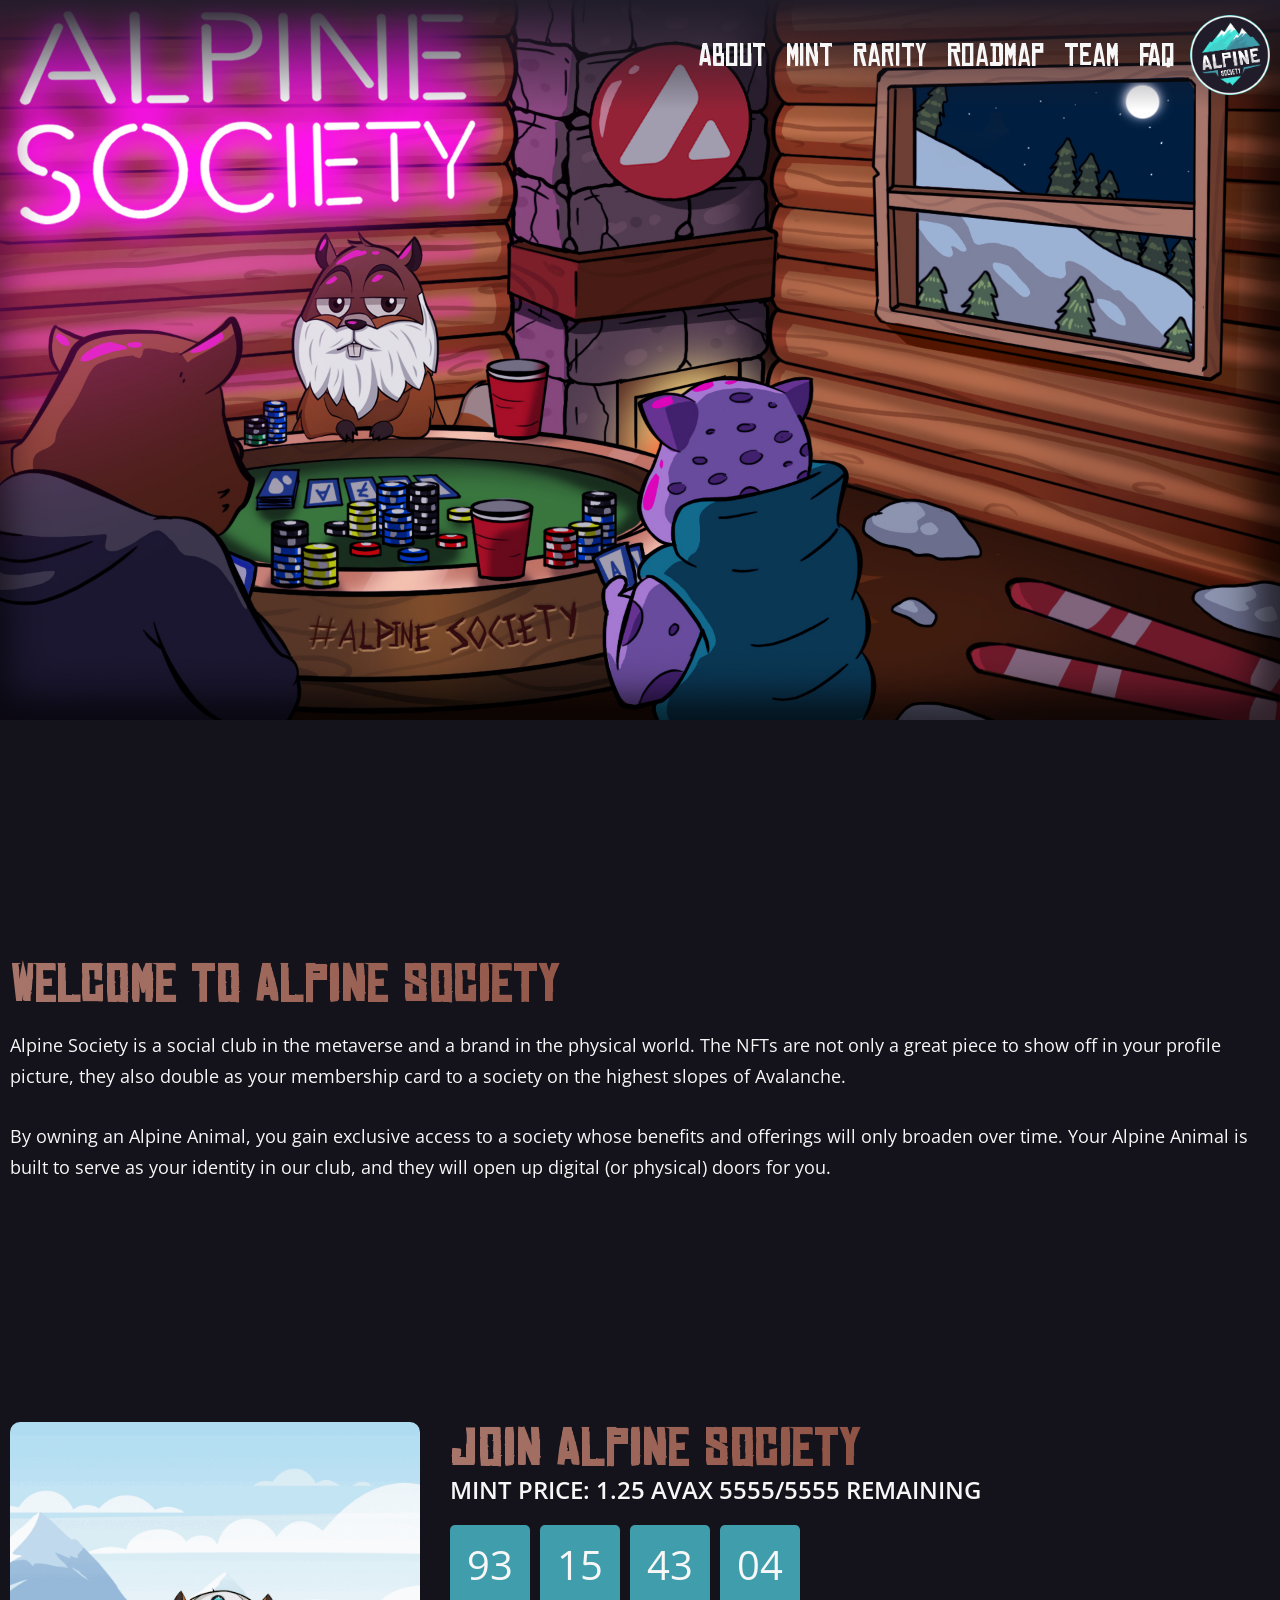
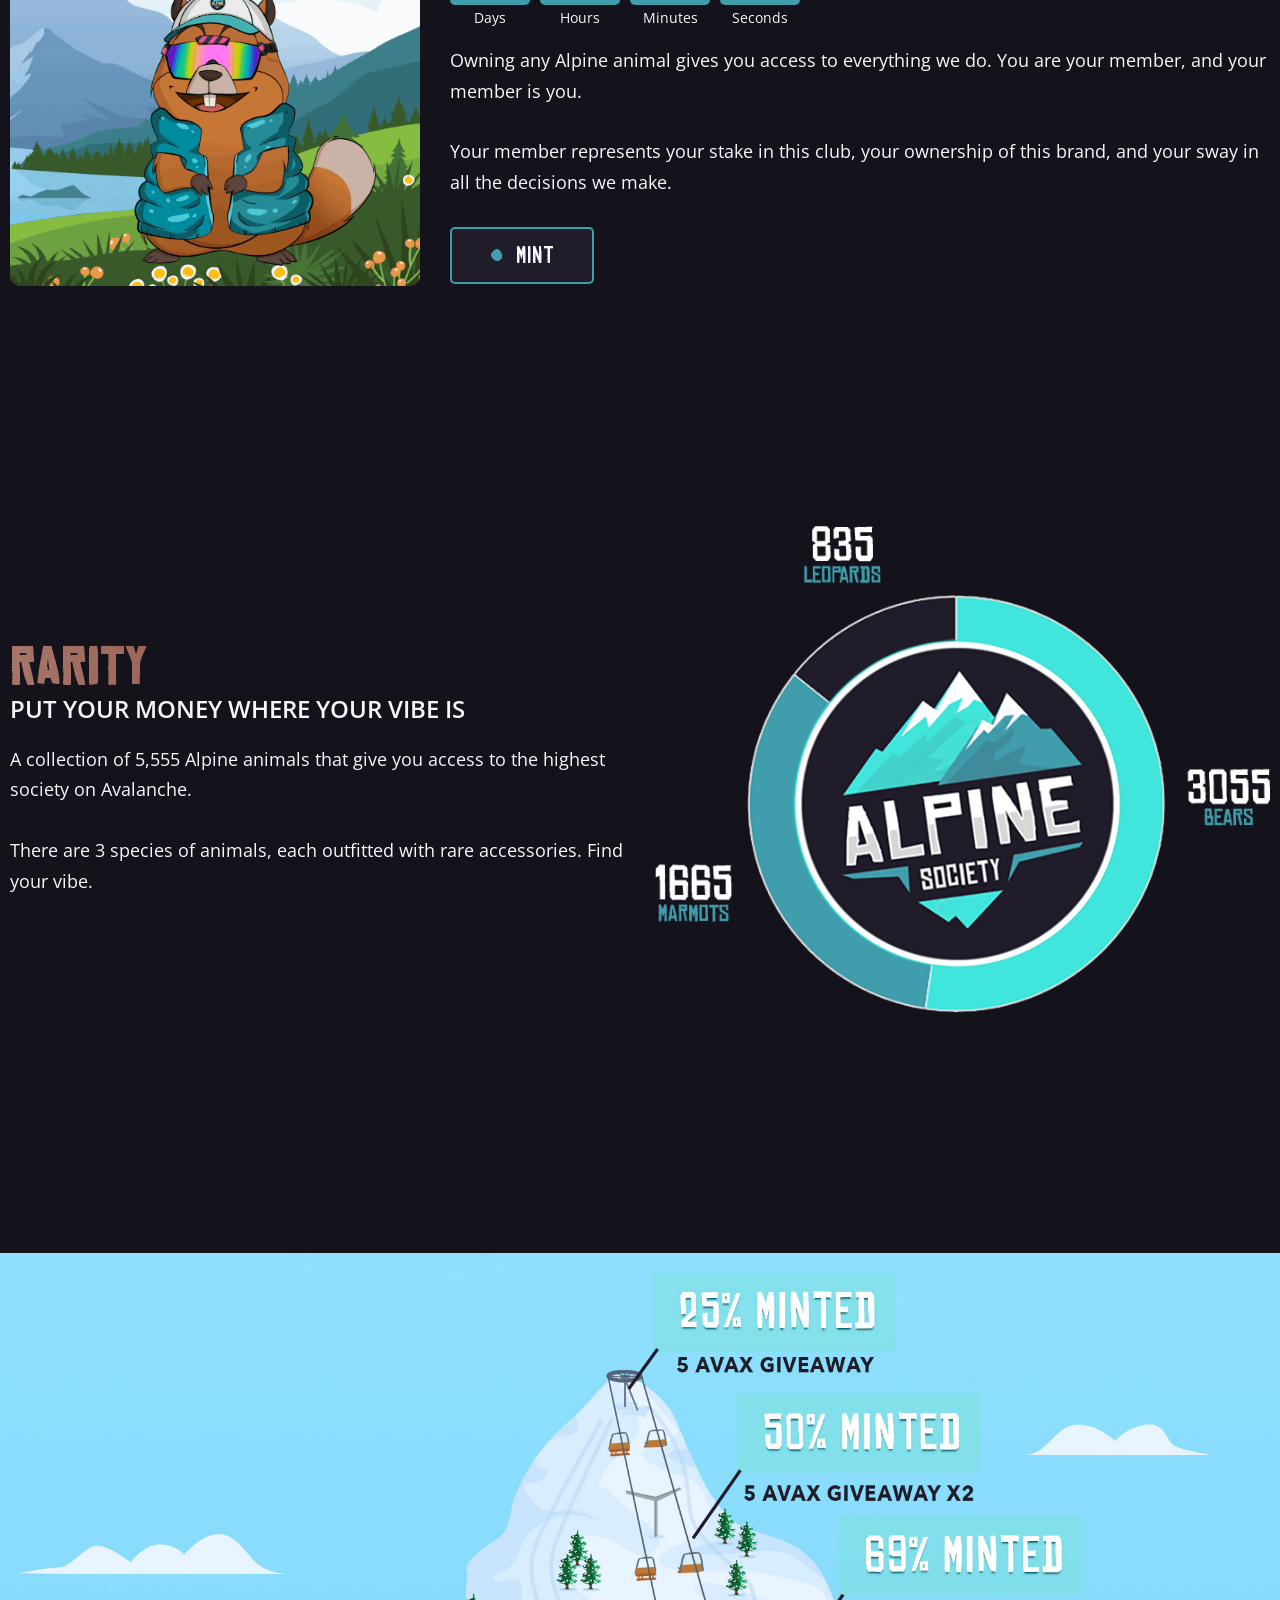
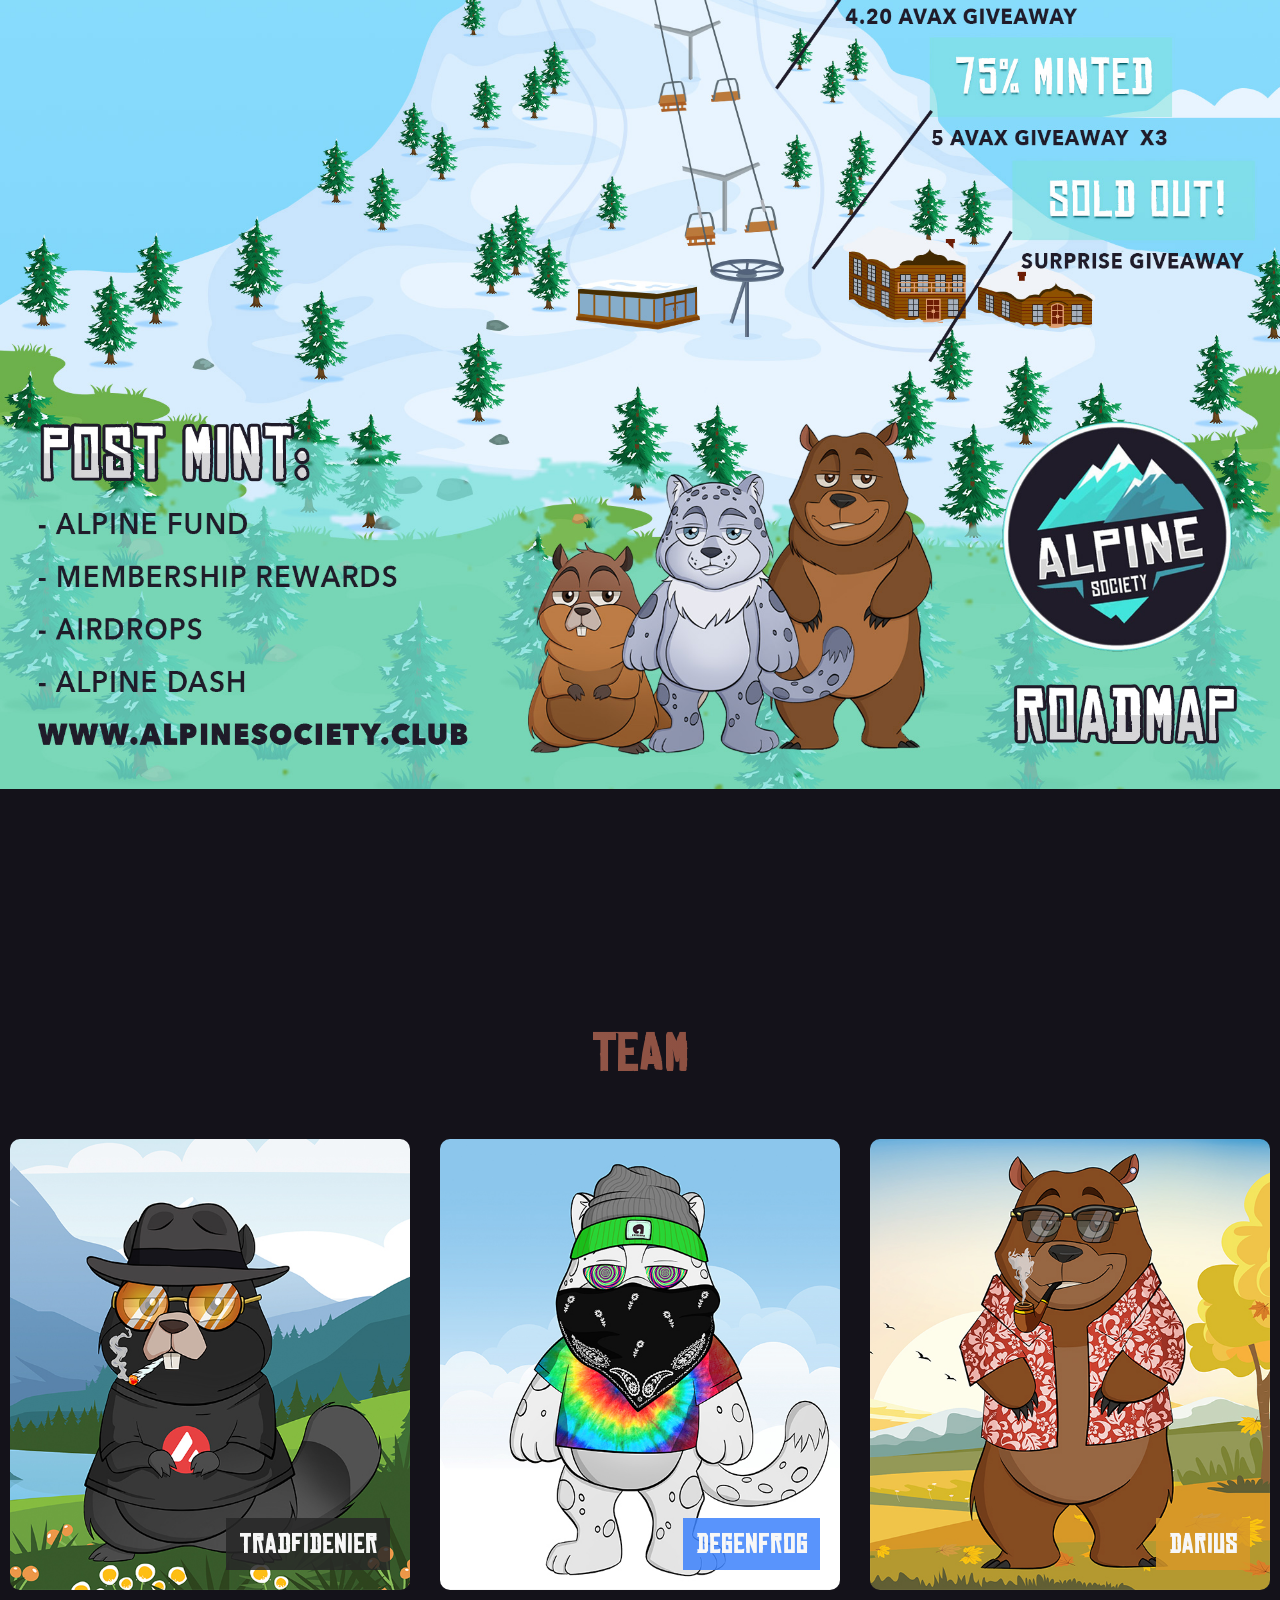
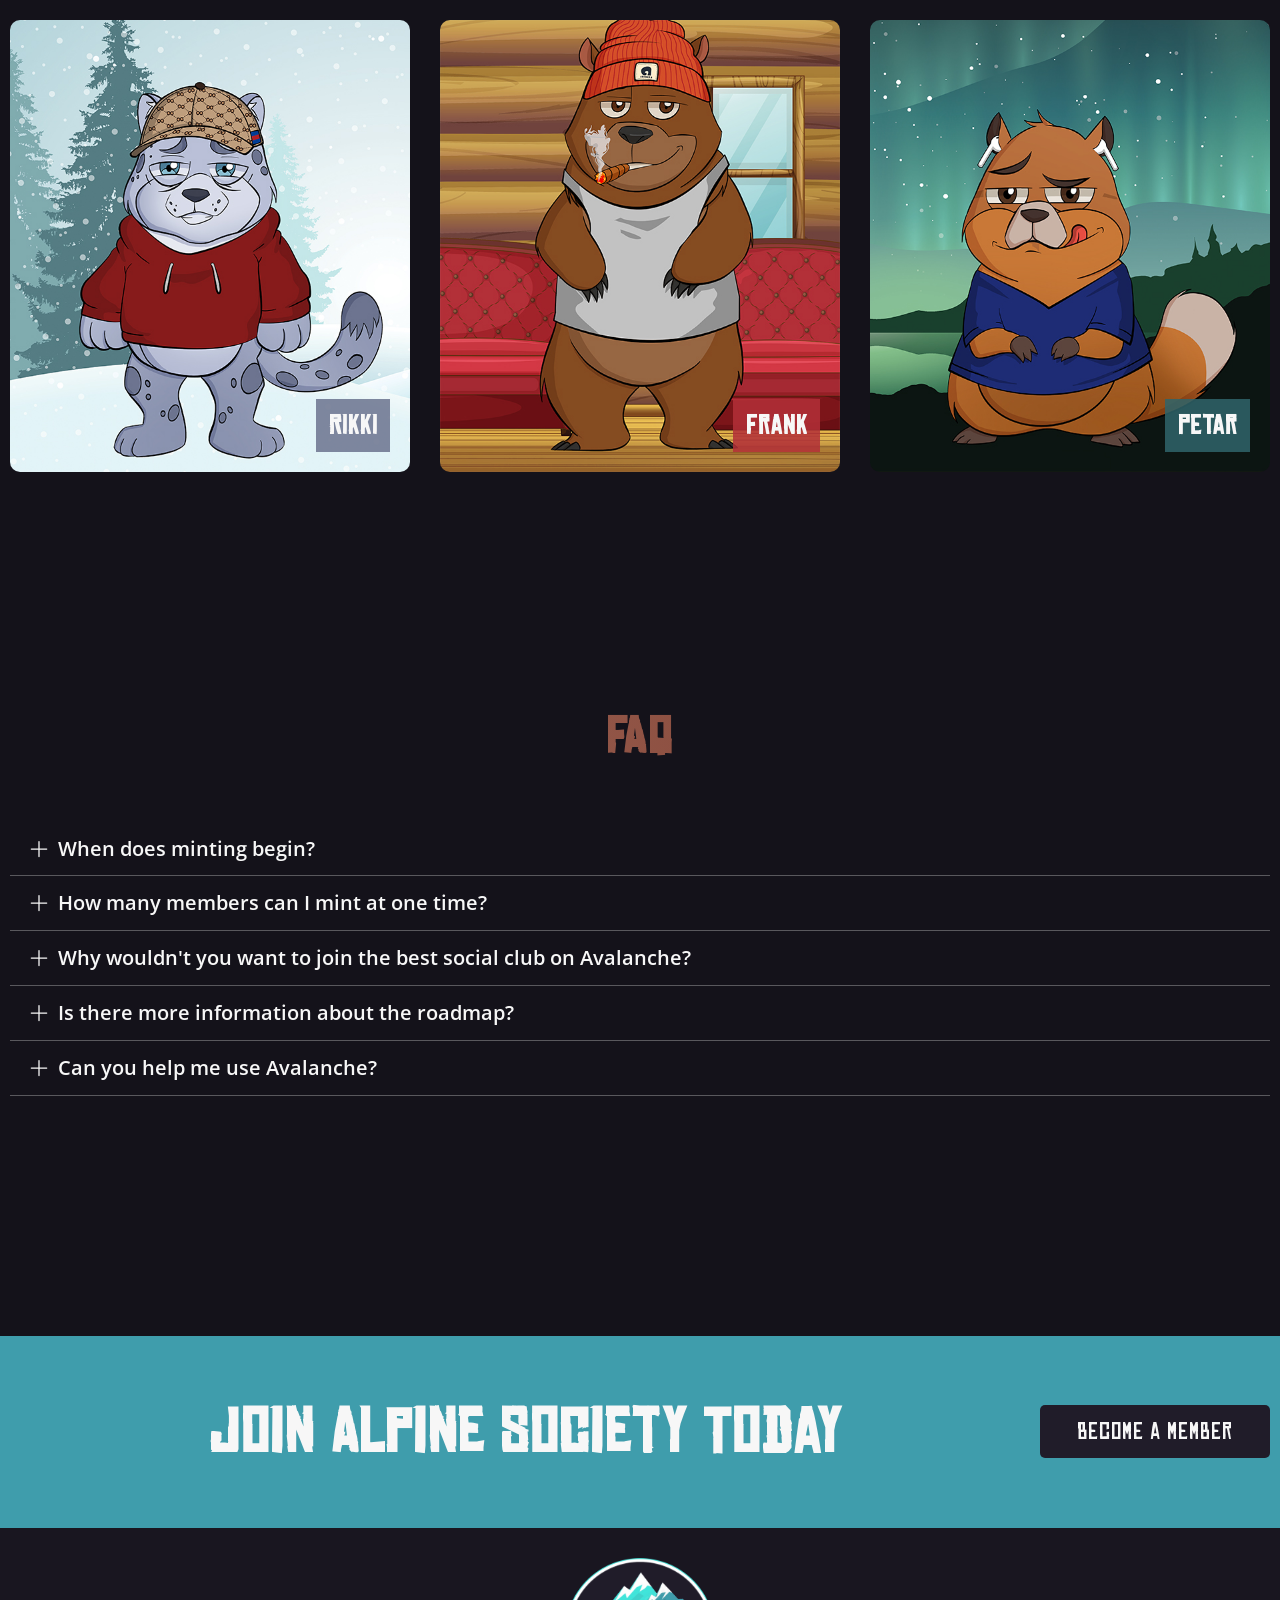
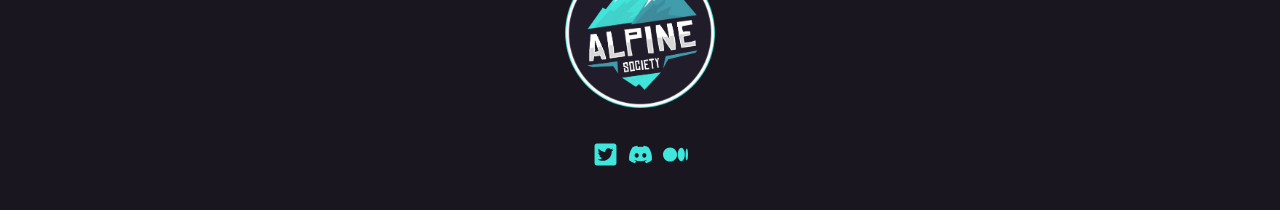
<file: index.html>
<!DOCTYPE html>
<html lang="en">
  <head>
    <meta charset="UTF-8" />
    <meta http-equiv="X-UA-Compatible" content="IE=edge" />
    <meta name="viewport" content="width=device-width, initial-scale=1.0" />

    <title>Alpine Society</title>

    <!--Google Fonts-->
    <link
      href="https://fonts.googleapis.com/css2?family=Open+Sans:ital,wght@0,300;0,400;0,500;0,600;0,700;0,800;1,300;1,400;1,500;1,600;1,700;1,800&display=swap"
      rel="stylesheet"
    />

    <!--Stylesheets-->
    <link rel="stylesheet" href="css/style.css" />
    <link rel="icon" type="image/svg" href="img/favico.svg" />
  </head>
  <body>
    <!--Navbar-->
    <div class="navbar">
      <div class="row">
        <!--Hamburger Menu-->
        <figure class="hamburger-btn">
          <img
            class="hamburger-btn__img"
            src="img/bars.svg"
            alt="Hamburger Button"
            class="logo__img"
          />
        </figure>

        <!--Navigation-->
        <ul class="nav">
          <li class="nav__item nav__item--about">
            About
            <!-- <img class="nav__link-img" src="img/btn_about.png" alt="About" /> -->
          </li>

          <li class="nav__item nav__item--mint">
            Mint
            <!-- <img class="nav__link-img" src="img/btn_mint.png" alt="Mint" /> -->
          </li>

          <li class="nav__item nav__item--rarity">
            Rarity
            <!-- <img class="nav__link-img" src="img/btn_rarity.png" alt="Rarity" /> -->
          </li>

          <li class="nav__item nav__item--roadmap">
            Roadmap
            <!-- <img
              class="nav__link-img"
              src="img/btn_roadmap.png"
              alt="Roadmap"
            /> -->
          </li>

          <li class="nav__item nav__item--team">
            Team
            <!-- <img class="nav__link-img" src="img/btn_team.png" alt="Team" /> -->
          </li>

          <li class="nav__item nav__item--faq">
            FAQ
            <!-- <img class="nav__link-img" src="img/btn_faq.png" alt="FAQ" /> -->
          </li>
        </ul>

        <!--Logo-->
        <figure class="logo">
          <img
            src="img/alpine_society_logo.png"
            alt="Alpine Society"
            class="logo__img"
          />
        </figure>
      </div>
    </div>

    <!--Header start-->
    <header class="header">
      <img
        class="header__img"
        src="img/alpine_society.jpg"
        alt="Alpine Sociery"
      />
    </header>

    <!--Section About-->
    <section class="section section__about" id="sticky">
      <div class="row">
        <h2 class="heading-secondary mb-sm">Welcome to Alpine Society</h2>
        <p class="paragraph">
          Alpine Society is a social club in the metaverse and a brand in the
          physical world. The NFTs are not only a great piece to show off in
          your profile picture, they also double as your membership card to a
          society on the highest slopes of Avalanche.
        </p>
        <p class="paragraph">
          By owning an Alpine Animal, you gain exclusive access to a society
          whose benefits and offerings will only broaden over time. Your Alpine
          Animal is built to serve as your identity in our club, and they will
          open up digital (or physical) doors for you.
        </p>
      </div>
    </section>

    <!--Section Mint-->
    <section class="section section__mint">
      <div class="row">
        <div class="composition">
          <img
            class="composition__img"
            src="img/alpine_society.gif"
            alt="Alpine Society"
          />
        </div>
        <div>
          <h2 class="heading-secondary">Join Alpine Society</h2>
          <h3 class="heading-tertiary mb-sm">
            MINT PRICE:
            <span class="heading-tertiary--light">
              1.25 AVAX 5555/5555 Remaining
            </span>
          </h3>

          <div class="mint-container mb-lg">
            <div class="counter">
              <div class="counter__box counter__box--days">93</div>
              <div class="counter__box counter__box--hours">15</div>
              <div class="counter__box counter__box--minutes">43</div>
              <div class="counter__box counter__box--seconds">04</div>
            </div>
          </div>
          <p class="paragraph">
            Owning any Alpine animal gives you access to everything we do. You
            are your member, and your member is you.
          </p>
          <p class="paragraph">
            Your member represents your stake in this club, your ownership of
            this brand, and your sway in all the decisions we make.
          </p>
          <button class="btn btn--primary" href="#">MINT</button>
        </div>
      </div>
    </section>
  
    <!--Section Rarity-->
    <section class="section section__rarity">
      <div class="row">
        <div>
          <h2 class="heading-secondary">Rarity</h2>
          <h3 class="heading-tertiary mb-sm">
            Put your money where your vibe is
          </h3>
          <p class="paragraph">
            A collection of 5,555 Alpine animals that give you access to the
            highest society on Avalanche.
          </p>
          <p class="paragraph">
            There are 3 species of animals, each outfitted with rare
            accessories. Find your vibe.
          </p>
        </div>

        <div class="composition">
          <img
            class="composition__img"
            src="img/pie-chart.png"
            alt="Placeholder Image"
          />
        </div>
      </div>
    </section>

    <section class="section section__roadmap">
      <img
        class="roadmap__img"
        src="img/alpine_roadmap.jpg"
        alt="Alpine Roadmap"
      />
    </section>

    <!--Section Team-->
    <section class="section section__team">
      <div class="row">
        <h2 class="heading-secondary mb-hg">Team</h2>

        <div class="team-container">
          <!--Card 1-->
          <div class="card">
            <div class="card__front card__front--1">
              <h2 class="card__heading-main card__heading-main--1">
                TradfiDenier
              </h2>
              <img
                class="card__member"
                src="img/tradfi.jpg"
                alt="Team Member"
              />
            </div>
            <div class="card__back card__back--1">
              <h2 class="card__heading">TradfiDenier</h2>
              <h3 class="card__description">Founder</h3>

              <div class="card__social">
                <a
                  class="card__social-link"
                  href="https://twitter.com/TradfiDenier"
                  target="_blank"
                >
                  <svg class="card__social-icon">
                    <use xlink:href="img/sprite.svg#twitter"></use>
                  </svg>
                </a>
                <a
                  class="card__social-link"
                  href="https://t.me/TradfiDenier"
                  target="_blank"
                >
                  <svg class="card__social-icon">
                    <use xlink:href="img/sprite.svg#telegram"></use>
                  </svg>
                </a>
              </div>
            </div>
          </div>

          <!--Card 2-->
          <div class="card">
            <div class="card__front card__front--2">
              <h2 class="card__heading-main card__heading-main--2">
                DegenFrog
              </h2>
              <img
                class="card__member"
                src="img/degenfrog.jpg"
                alt="Team Member"
              />
            </div>
            <div class="card__back card__back--2">
              <h2 class="card__heading">DegenFrog</h2>
              <h3 class="card__description">Co-Founder</h3>

              <div class="card__social">
                <a
                  class="card__social-link"
                  href="https://twitter.com/degenfrog#"
                  target="_blank"
                >
                  <svg class="card__social-icon">
                    <use xlink:href="img/sprite.svg#twitter"></use>
                  </svg>
                </a>
              </div>
            </div>
          </div>

          <!--Card 3-->
          <div class="card">
            <div class="card__front card__front--3">
              <h2 class="card__heading-main card__heading-main--3">Darius</h2>
              <img
                class="card__member"
                src="img/darius.jpg"
                alt="Team Member"
              />
            </div>
            <div class="card__back card__back--3">
              <h2 class="card__heading">Darius</h2>
              <h3 class="card__description">Lead Designer</h3>

              <div class="card__social">
                <a
                  class="card__social-link"
                  href="https://t.me/digitaldarius187"
                  target="_blank"
                >
                  <svg class="card__social-icon">
                    <use xlink:href="img/sprite.svg#telegram"></use>
                  </svg>
                </a>
              </div>
            </div>
          </div>

          <!--Card 4-->
          <div class="card">
            <div class="card__front card__front--4">
              <h2 class="card__heading-main card__heading-main--4">Rikki</h2>
              <img class="card__member" src="img/rikky.jpg" alt="Team Member" />
            </div>
            <div class="card__back card__back--4">
              <h2 class="card__heading">Rikki</h2>
              <h3 class="card__description">Asst. Designer</h3>

              <div class="card__social">
                <a
                  class="card__social-link"
                  href="https://t.me/CryptoRick1111"
                  target="_blank"
                >
                  <svg class="card__social-icon">
                    <use xlink:href="img/sprite.svg#telegram"></use>
                  </svg>
                </a>
              </div>
            </div>
          </div>

          <!--Card 5-->
          <div class="card">
            <div class="card__front card__front--5">
              <h2 class="card__heading-main card__heading-main--5">Frank</h2>
              <img class="card__member" src="img/frank.jpg" alt="Team Member" />
            </div>
            <div class="card__back card__back--5">
              <h2 class="card__heading">Frank</h2>
              <h3 class="card__description">Solidity Dev</h3>
            </div>
          </div>

          <!--Card 6-->
          <div class="card">
            <div class="card__front card__front--6">
              <h2 class="card__heading-main card__heading-main--6">Petar</h2>
              <img class="card__member" src="img/petar.jpg" alt="Petar" />
            </div>
            <div class="card__back card__back--6">
              <h2 class="card__heading">Petar</h2>
              <h3 class="card__description">Web Dev</h3>

              <div class="card__social">
                <a
                  class="card__social-link"
                  href="https://t.me/petar_trifunovic"
                  target="_blank"
                >
                  <svg class="card__social-icon">
                    <use xlink:href="img/sprite.svg#telegram"></use>
                  </svg>
                </a>
              </div>
            </div>
          </div>
        </div>

        <!-- <div class="team-container">
          <div class="team-card">
            <img
              class="team-card__member"
              src="img/team_member.png"
              alt="Team Member"
            />

            <div class="team-card__info">
              <h3 class="heading-tertiary">Name Lastname</h3>
              <h3 class="heading-4 mb-sm">Lorem ipsum dolor</h3>
              <div class="social">
                <a class="social__link" href="#" target="_blank">
                  <svg class="social__icon">
                    <use xlink:href="img/sprite.svg#facebook"></use>
                  </svg>
                </a>
                <a class="social__link" href="#" target="_blank">
                  <svg class="social__icon">
                    <use xlink:href="img/sprite.svg#twitter"></use>
                  </svg>
                </a>
                <a class="social__link" href="#" target="_blank">
                  <svg class="social__icon">
                    <use xlink:href="img/sprite.svg#instagram"></use>
                  </svg>
                </a>
              </div>
            </div>
          </div>

          <div class="team-card">
            <img
              class="team-card__member"
              src="img/team_member.png"
              alt="Team Member"
            />

            <div class="team-card__info">
              <h3 class="heading-tertiary">Name Lastname</h3>
              <h3 class="heading-4 mb-sm">Lorem ipsum dolor</h3>
              <div class="social">
                <a class="social__link" href="#" target="_blank">
                  <svg class="social__icon">
                    <use xlink:href="img/sprite.svg#facebook"></use>
                  </svg>
                </a>
                <a class="social__link" href="#" target="_blank">
                  <svg class="social__icon">
                    <use xlink:href="img/sprite.svg#twitter"></use>
                  </svg>
                </a>
                <a class="social__link" href="#" target="_blank">
                  <svg class="social__icon">
                    <use xlink:href="img/sprite.svg#instagram"></use>
                  </svg>
                </a>
              </div>
            </div>
          </div>

          <div class="team-card">
            <img
              class="team-card__member"
              src="img/team_member.png"
              alt="Team Member"
            />

            <div class="team-card__info">
              <h3 class="heading-tertiary">Name Lastname</h3>
              <h3 class="heading-4 mb-sm">Lorem ipsum dolor</h3>
              <div class="social">
                <a class="social__link" href="#" target="_blank">
                  <svg class="social__icon">
                    <use xlink:href="img/sprite.svg#facebook"></use>
                  </svg>
                </a>
                <a class="social__link" href="#" target="_blank">
                  <svg class="social__icon">
                    <use xlink:href="img/sprite.svg#twitter"></use>
                  </svg>
                </a>
                <a class="social__link" href="#" target="_blank">
                  <svg class="social__icon">
                    <use xlink:href="img/sprite.svg#instagram"></use>
                  </svg>
                </a>
              </div>
            </div>
          </div>

          <div class="team-card">
            <img
              class="team-card__member"
              src="img/team_member.png"
              alt="Team Member"
            />

            <div class="team-card__info">
              <h3 class="heading-tertiary">Name Lastname</h3>
              <h3 class="heading-4 mb-sm">Lorem ipsum dolor</h3>
              <div class="social">
                <a class="social__link" href="#" target="_blank">
                  <svg class="social__icon">
                    <use xlink:href="img/sprite.svg#facebook"></use>
                  </svg>
                </a>
                <a class="social__link" href="#" target="_blank">
                  <svg class="social__icon">
                    <use xlink:href="img/sprite.svg#twitter"></use>
                  </svg>
                </a>
                <a class="social__link" href="#" target="_blank">
                  <svg class="social__icon">
                    <use xlink:href="img/sprite.svg#instagram"></use>
                  </svg>
                </a>
              </div>
            </div>
          </div>
        </div> -->
      </div>
    </section>

    <!--Section FAQ-->
    <section class="section section__faq">
      <h2 class="heading-secondary mb-hg">FAQ</h2>

      <div class="row">
        <!-- Accordion -->
        <div class="accordion">
          <div class="accordion__panel">
            <h3 class="accordion__header">
              <img class="accordion__icon" src="img/plus.svg" alt="Plus" />
              When does minting begin?
            </h3>
            <div class="accordion__body">To be announced soon.</div>
          </div>

          <div class="accordion__panel">
            <h3 class="accordion__header">
              <img class="accordion__icon" src="img/plus.svg" alt="Plus" />
              How many members can I mint at one time?
            </h3>
            <div class="accordion__body">
              You may mint as many members as you like, but you can only mint 5
              per transaction
            </div>
          </div>

          <div class="accordion__panel">
            <h3 class="accordion__header">
              <img class="accordion__icon" src="img/plus.svg" alt="Plus" />
              Why wouldn't you want to join the best social club on Avalanche?
            </h3>
            <div class="accordion__body">
              We have fun, make friends, and stack coin, what else do you need?
            </div>
          </div>

          <div class="accordion__panel">
            <h3 class="accordion__header">
              <img class="accordion__icon" src="img/plus.svg" alt="Plus" />
              Is there more information about the roadmap?
            </h3>
            <div class="accordion__body">
              Yes, visit our Medium page for more details. Link is below.
            </div>
          </div>

          <div class="accordion__panel">
            <h3 class="accordion__header">
              <img class="accordion__icon" src="img/plus.svg" alt="Plus" />
              Can you help me use Avalanche?
            </h3>
            <div class="accordion__body">
              Yes, if you need help with anything regarding Avalanche, please
              visit this
              <a
                class="default-link"
                href="https://tinyurl.com/4bt7ked5"
                target="_blank"
              >
                link
              </a>
              or reach out to us in Discord.
            </div>
          </div>
        </div>
      </div>
    </section>

    <!--Jumbotron-->
    <div class="jumbotron">
      <div class="row">
        <h2 class="jumbotron__title">Join Alpine Society Today</h2>
        <button class="btn btn--secondary btn--member">Become a member</button>
      </div>
    </div>

    <!--Footer-->
    <footer class="footer">
      <div class="row">
        <img
          class="footer__logo"
          src="img/alpine_society_logo.png"
          alt="Alpine Society"
        />

        <div class="social">
          <a
            class="social__link"
            href="https://twitter.com/Alpine_Society"
            target="_blank"
          >
            <svg class="social__icon">
              <use xlink:href="img/sprite.svg#twitter"></use>
            </svg>
          </a>
          <a
            class="social__link"
            href="https://discord.gg/ZwpY4sbKnY"
            target="_blank"
          >
            <svg class="social__icon">
              <use xlink:href="img/sprite.svg#discord"></use>
            </svg>
          </a>
          <a
            class="social__link"
            href="https://medium.com/@alpinesocietynft"
            target="_blank"
          >
            <svg class="social__icon">
              <use xlink:href="img/sprite.svg#medium"></use>
            </svg>
          </a>
        </div>
      </div>
    </footer>

    <script src="js/stickyNav.js"></script>
    <script src="js/hamburger.js"></script>
    <script src="js/accordion.js"></script>
    <script src="js/scrollIntoView.js"></script>
    <script src="js/revealSection.js"></script>
  </body>
</html>
</file>
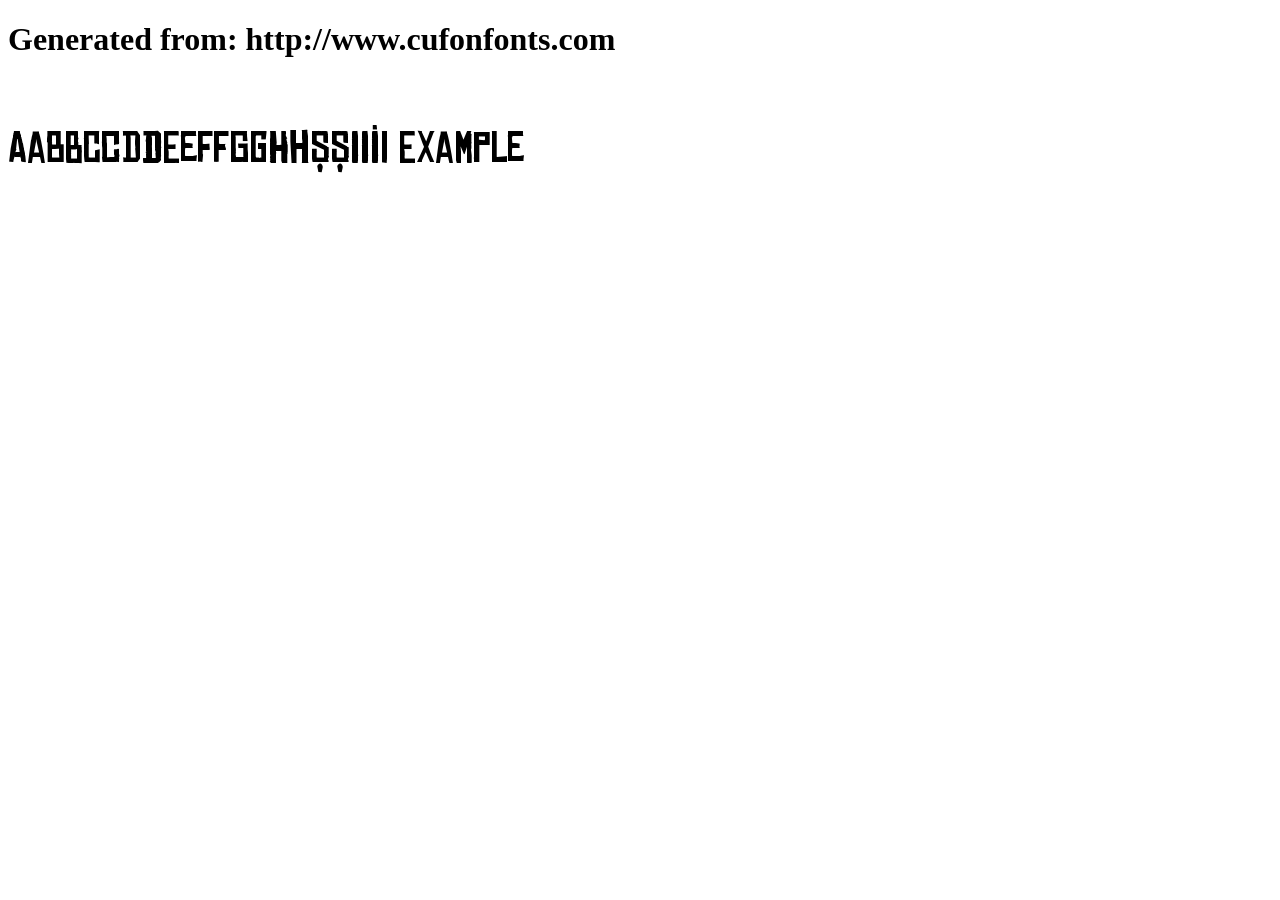
<file: chinese-rocks/example.html>
<!DOCTYPE html>
<html xmlns="http://www.w3.org/1999/xhtml">
<head>
    <meta http-equiv="Content-Type" content="text/html; charset=utf-8"/>
    <link rel="stylesheet" type="text/css"
          href="style.css"/>
</head>

<body>

<h1>Generated from: http://www.cufonfonts.com</h1><br/>
<h1 style="font-family:'ChineseRocksRg-Regular';font-weight:normal;font-size:42px">AaBbCcDdEeFfGgHhŞşIıİi Example</h1>


</body>
</html>
</file>
<file: css/style.css>
﻿@import url("../chinese-rocks/style.css");*,*::after,*::before{margin:0;padding:0;box-sizing:inherit}html{font-size:62.5%;scroll-behavior:smooth}body{box-sizing:border-box;position:relative;background-color:#14121a;width:100%;height:100vh}body::-webkit-scrollbar{width:0.5rem}body::-webkit-scrollbar-track{-webkit-box-shadow:inset 0 0 6px rgba(0,0,0,0.3);background-color:#08070b}body::-webkit-scrollbar-thumb{background-color:#40e5db;outline:none}::-moz-selection{background-color:#78311f;color:#f7f7f7}::selection{background-color:#78311f;color:#f7f7f7}body{font-family:"Open Sans", sans-serif;font-weight:400;font-size:1.7rem;line-height:1.7;color:#0b0b0b;text-rendering:auto;-webkit-font-smoothing:antialiased}.heading-primary{font-family:"ChineseRocksRg-Regular";font-size:2.4rem;text-transform:uppercase;font-weight:400;display:inline-block;background-image:linear-gradient(to right, #a7756a, #78311f);-webkit-background-clip:text;color:transparent;letter-spacing:0.2rem;transition:all 0.2s;line-height:1.4;margin-bottom:1rem;-webkit-backface-visibility:hidden;backface-visibility:hidden}.heading-secondary{font-family:"ChineseRocksRg-Regular";letter-spacing:2px;color:#f7f7f7;font-weight:800;font-size:5rem;line-height:1;text-transform:uppercase;background-image:linear-gradient(to right, #a7756a, #78311f);-webkit-background-clip:text;color:transparent}.heading-tertiary{font-size:2.4rem;color:#f7f7f7;font-weight:600;line-height:1.3;text-transform:uppercase}.heading-4{font-size:2rem;color:#3f9dac;font-weight:200;line-height:1.3}.paragraph{font-size:1.8rem;color:#f7f7f7}.paragraph:not(:last-child){margin-bottom:3rem}.mb-sm{margin-bottom:2rem !important}.mb-md{margin-bottom:3rem !important}.mb-lg{margin-bottom:4rem !important}.mb-hg{margin-bottom:6rem !important}.accordion{max-width:100%;margin:0 auto;z-index:2;position:relative}@media only screen and (max-width: 56.25em){.accordion{width:100%}}.accordion__header{color:#f7f7f7;font-weight:600;padding:1rem 2rem;text-align:left;border-bottom:1px solid rgba(247,247,247,0.3);display:flex;align-items:center;position:relative;cursor:pointer;transition:0.2s ease}.accordion__header:hover{background-color:rgba(247,247,247,0.1)}@media only screen and (max-width: 56.25em){.accordion__header{font-size:1.7rem}}.accordion__icon{height:2rem;color:#f7f7f7;margin-right:1rem}@media only screen and (max-width: 56.25em){.accordion__icon{height:1.7rem}}.accordion__body{padding:1rem 2rem;text-align:left;color:#a7756a}.accordion__panel>.accordion__body{display:none}.accordion__panel.accordion-expanded>.accordion__body{display:block}.btn,.btn:link,.btn:visited{text-decoration:none;padding:1.5rem 3.7rem;border-radius:0.5rem;transition:all 0.2s;position:relative;color:#f7f7f7;font-size:2.2rem;display:flex;align-items:center;justify-content:center;width:-webkit-max-content;width:-moz-max-content;width:max-content;font-weight:400;cursor:pointer}.btn:active,.btn:focus{outline:none}.btn--primary{font-family:"ChineseRocksRg-Regular";letter-spacing:1px;background-color:#201c29;color:#f7f7f7;border:2px solid #3f9dac;transition:0.2s ease}.btn--primary:hover{background-color:#3f9dac;color:#f7f7f7;border:2px solid #3f9dac}.btn--primary:hover::before{color:#201c29}.btn--primary::before{content:'•';font-size:4rem;line-height:0.5;color:#3f9dac;margin-right:1rem}.btn--secondary{font-family:"ChineseRocksRg-Regular";letter-spacing:1px;color:#f7f7f7;background-color:#201c29;transition:0.2s ease}.btn--secondary:hover{color:#201c29;background-color:#f7f7f7}.btn--member{border:none}.default-link{text-decoration:none;color:#f7f7f7;transition:0.2s ease}.default-link:hover{opacity:0.8}.card{position:relative}.card>.card__front,.card>.card__back{display:block;transition-timing-function:cubic-bezier(0.175, 0.885, 0.32, 1.275);transition-duration:0.75s;transition-property:transform, opacity}.card>.card__front{transform:rotateY(0deg)}.card>.card__back{position:absolute;opacity:0;top:0px;left:0px;width:100%;height:100%;transform:rotateY(-180deg)}@media only screen and (max-width: 37.5em){.card>.card__back{position:relative;opacity:1;transform:rotateY(0);width:auto;height:auto}}.card:hover>.card__front{transform:rotateY(180deg)}@media only screen and (max-width: 37.5em){.card:hover>.card__front{transform:rotateY(0)}}.card:hover>.card__back{opacity:1;transform:rotateY(0deg)}.card{position:relative;text-align:center;width:100%}.card>.card__front{width:inherit;overflow:hidden;height:auto;position:relative;border-radius:1rem}@media only screen and (max-width: 37.5em){.card>.card__front{border-bottom-left-radius:0;border-bottom-right-radius:0}}.card>.card__back{padding:2rem;background-image:linear-gradient(to right bottom, #d24d57, #78311f);border-radius:1rem;display:flex;justify-content:center;align-items:center;flex-direction:column}@media only screen and (max-width: 37.5em){.card>.card__back{border-top-left-radius:0;border-top-right-radius:0}}.card>.card__back--1{background:#272727}.card>.card__back--2{background:#3d82fc}.card>.card__back--3{background:#d79828}.card>.card__back--4{background:#6c748f}.card>.card__back--5{background:#b32f38}.card>.card__back--6{background:#2f646a}.card__description{font-size:2.4rem;color:#f7f7f7;margin-bottom:1rem}.card__member{width:100%;display:flex}.card__heading-main{font-family:"ChineseRocksRg-Regular";font-size:2.5rem;color:#f7f7f7;letter-spacing:1px;position:absolute;bottom:2rem;right:2rem;display:block;padding:0.5rem 1.25rem}@media only screen and (max-width: 56.25em){.card__heading-main{font-size:2.4rem}}@media only screen and (max-width: 37.5em){.card__heading-main{font-size:3rem}}.card__heading-main--1{background:rgba(39,39,39,0.85)}.card__heading-main--2{background:rgba(61,130,252,0.85)}.card__heading-main--3{background:rgba(215,152,40,0.85)}.card__heading-main--4{background:rgba(108,116,143,0.85)}.card__heading-main--5{background:rgba(179,47,56,0.85)}.card__heading-main--6{background:rgba(47,100,106,0.85)}.card__heading{font-family:"ChineseRocksRg-Regular";letter-spacing:1px;color:#f7f7f7;font-size:6rem;font-weight:300;margin-bottom:2rem}@media only screen and (max-width: 75em){.card__heading{font-size:4rem}}@media only screen and (max-width: 56.25em){.card__heading{font-size:4rem;margin-bottom:1rem}}@media only screen and (max-width: 37.5em){.card__heading{display:none}}.card__social-link{text-decoration:none;font-size:2.2rem}.card__social-link:not(:last-child){margin-right:0.5rem}.card__social-icon{fill:#f7f7f7;width:3rem;height:3rem;border-radius:3px;transition:0.2s ease}.card__social-icon:hover{opacity:0.8}.logo{display:flex;position:relative;z-index:999999999999999999;margin-left:1.5rem;cursor:pointer;padding:1rem 0}@media only screen and (max-width: 56.25em){.logo{padding:0.5rem 0}}.logo__img{height:8rem}@media only screen and (max-width: 56.25em){.logo__img{height:6rem}}.composition{display:flex;justify-content:center;align-items:center}.composition__img{width:100%;border-radius:1rem}@media only screen and (max-width: 56.25em){.composition__img{width:80%;margin-bottom:6rem}}@media only screen and (max-width: 37.5em){.composition__img{width:100%}}.counter{color:#f7f7f7;width:100%;display:flex}.counter__box{padding:1rem 1.5rem;width:8rem;height:8rem;font-size:4rem;display:flex;justify-content:center;align-items:center;background-color:#3f9dac;border-radius:0.5rem;position:relative}@media only screen and (max-width: 37.5em){.counter__box{width:6rem;height:6rem;font-size:3rem}}.counter__box:not(:last-child){margin-right:1rem}.counter__box--days::before,.counter__box--hours::before,.counter__box--minutes::before,.counter__box--seconds::before{position:absolute;font-size:1.4rem;bottom:-2.5rem;color:#f7f7f7}@media only screen and (max-width: 37.5em){.counter__box--days::before,.counter__box--hours::before,.counter__box--minutes::before,.counter__box--seconds::before{font-size:1.2rem}}.counter__box--days::before{content:'Days'}.counter__box--hours::before{content:'Hours'}.counter__box--minutes::before{content:'Minutes'}.counter__box--seconds::before{content:'Seconds'}.jumbotron{padding:6rem 1rem;background-color:#3f9dac;width:100%}.jumbotron .row{display:grid;grid-template-columns:1fr -webkit-max-content;grid-template-columns:1fr max-content;align-items:center;justify-content:flex-start}@media only screen and (max-width: 75em){.jumbotron .row{grid-template-columns:1fr;justify-items:center}}.jumbotron__title{font-family:"ChineseRocksRg-Regular";letter-spacing:2px;color:#f7f7f7;line-height:1.2;font-size:6rem;text-align:center}@media only screen and (max-width: 75em){.jumbotron__title{margin-bottom:2rem}}@media only screen and (max-width: 56.25em){.jumbotron__title{font-size:4rem}}@media only screen and (max-width: 37.5em){.jumbotron__title{font-size:3rem}}.list{list-style-position:inside;color:#f7f7f7}.nav{list-style:none;display:flex;height:100%}@media only screen and (max-width: 56.25em){.nav{position:absolute;left:0;top:0;width:100vw;height:100vh;z-index:999;flex-direction:column;justify-content:center;align-items:center;background-image:linear-gradient(to bottom, rgba(32,28,41,0.85), rgba(32,28,41,0.95));padding:0.5rem 3rem;position:fixed;transform:translateX(-100rem);transition:0.5s ease}}.nav__link-img{height:3.5rem;transition:0.2s ease}.nav__link-img:hover{transform:scale(1.1) rotate(3deg)}.nav__item{color:#f7f7f7;font-family:"ChineseRocksRg-Regular";font-size:3rem;display:flex;align-items:center;height:5rem;position:relative;cursor:pointer}.nav__item::before{content:'';position:absolute;height:3px;width:100%;border-radius:30rem;background-color:#40e5db;top:0;transform:scaleX(0);transition:0.3s ease}.nav__item:hover::before{transform:scaleX(1)}.nav__item:not(:last-child){margin-right:2rem}@media only screen and (max-width: 56.25em){.nav__item:not(:last-child){margin-right:0;margin-bottom:2rem}}.nav__active{transform:translateX(0)}.hamburger-btn{display:none;cursor:pointer;z-index:99999999999}.hamburger-btn__img{width:3.5rem;height:3.5rem;transition:0.2s ease}@media only screen and (max-width: 56.25em){.hamburger-btn{display:flex}}.hamburger-animated{transform:rotate(90deg)}.marginBottom{margin-top:8rem}.social{display:flex;align-items:center;justify-content:center}.social__link{text-decoration:none;margin:0.5rem}.social__icon{width:2.5rem;height:2.5rem;fill:#40e5db;transition:0.2s ease}.social__icon:hover{fill:#3f9dac}.footer{padding:3rem 1rem;background-color:#191620;display:flex;flex-direction:column}.footer__logo{height:15rem;margin-bottom:2rem}.row{max-width:136.6rem;margin:0 auto}.header{width:100%;display:flex}.header__img{width:100%}.navbar{position:absolute;top:0;align-items:center;padding:0.5rem 1rem;width:100%;margin:0 auto;background-image:linear-gradient(to bottom, rgba(32,28,41,0.95), rgba(72,27,21,0))}@media only screen and (max-width: 56.25em){.navbar{background-image:linear-gradient(to bottom, #201c29, #481b15);position:relative;box-shadow:none;border-bottom:1px solid rgba(167,117,106,0.5)}}.navbar .row{display:flex;justify-content:flex-end;align-items:center;width:100%}@media only screen and (max-width: 56.25em){.navbar .row{justify-content:space-between}}.navbar__sticky{position:fixed;z-index:99999;background-color:rgba(72,27,21,0.8);width:100%;box-shadow:0 1rem 2rem rgba(0,0,0,0.1);border-bottom:1px solid rgba(167,117,106,0.2);padding:0.3rem 1rem}.navbar__sticky .logo{padding:0.5rem 0}.navbar__sticky .logo__img{height:6rem}.visible{display:block}.section__about,.section__mint,.section__rarity,.section__team,.section__faq,.section__roadmap{padding:12rem 1rem;text-align:center}@media only screen and (max-width: 75em){.section__about,.section__mint,.section__rarity,.section__team,.section__faq,.section__roadmap{padding:12rem 3rem}}@media only screen and (max-width: 37.5em){.section__about,.section__mint,.section__rarity,.section__team,.section__faq,.section__roadmap{padding:6rem 1rem}}.section{width:100%;transition:transform 1s, opacity 1s}.section__about{text-align:left;padding-top:24rem}@media only screen and (max-width: 37.5em){.section__about{padding:12rem 1rem}}.section__mint{text-align:left}.section__mint .row{display:grid;grid-template-columns:1fr 2fr;grid-gap:3rem;align-items:center}@media only screen and (max-width: 56.25em){.section__mint .row{display:flex;flex-direction:column}}.section__rarity{text-align:left}.section__rarity .row{display:grid;grid-template-columns:repeat(2, 1fr);grid-gap:3rem;align-items:center}@media only screen and (max-width: 56.25em){.section__rarity .row{display:flex;flex-direction:column-reverse}}.section__team{text-align:center;position:relative}.section__team .row{overflow:hidden}.section__team .team-container{display:grid;grid-template-columns:repeat(3, 1fr);grid-gap:3rem}@media only screen and (max-width: 56.25em){.section__team .team-container{grid-template-columns:repeat(2, 1fr)}}@media only screen and (max-width: 37.5em){.section__team .team-container{grid-template-columns:repeat(1, 1fr)}}.section__faq{position:relative;padding-bottom:24rem}@media only screen and (max-width: 37.5em){.section__faq{padding-bottom:12rem}}.section__roadmap{padding-left:0;padding-right:0;width:100%;display:flex}.section__roadmap .roadmap__img{width:100%}.section-hidden{opacity:0;transform:translateY(8rem)}@media only screen and (max-width: 56.25em){.section-hidden{opacity:1;transform:translateY(0)}}
</file>
<file: chinese-rocks/style.css>
/* #### Generated By: http://www.cufonfonts.com #### */

    @font-face {
    font-family: 'ChineseRocksRg-Regular';
    font-style: normal;
    font-weight: normal;
    src: local('ChineseRocksRg-Regular'), url('chinese rocks rg.woff') format('woff');
    }
</file>
